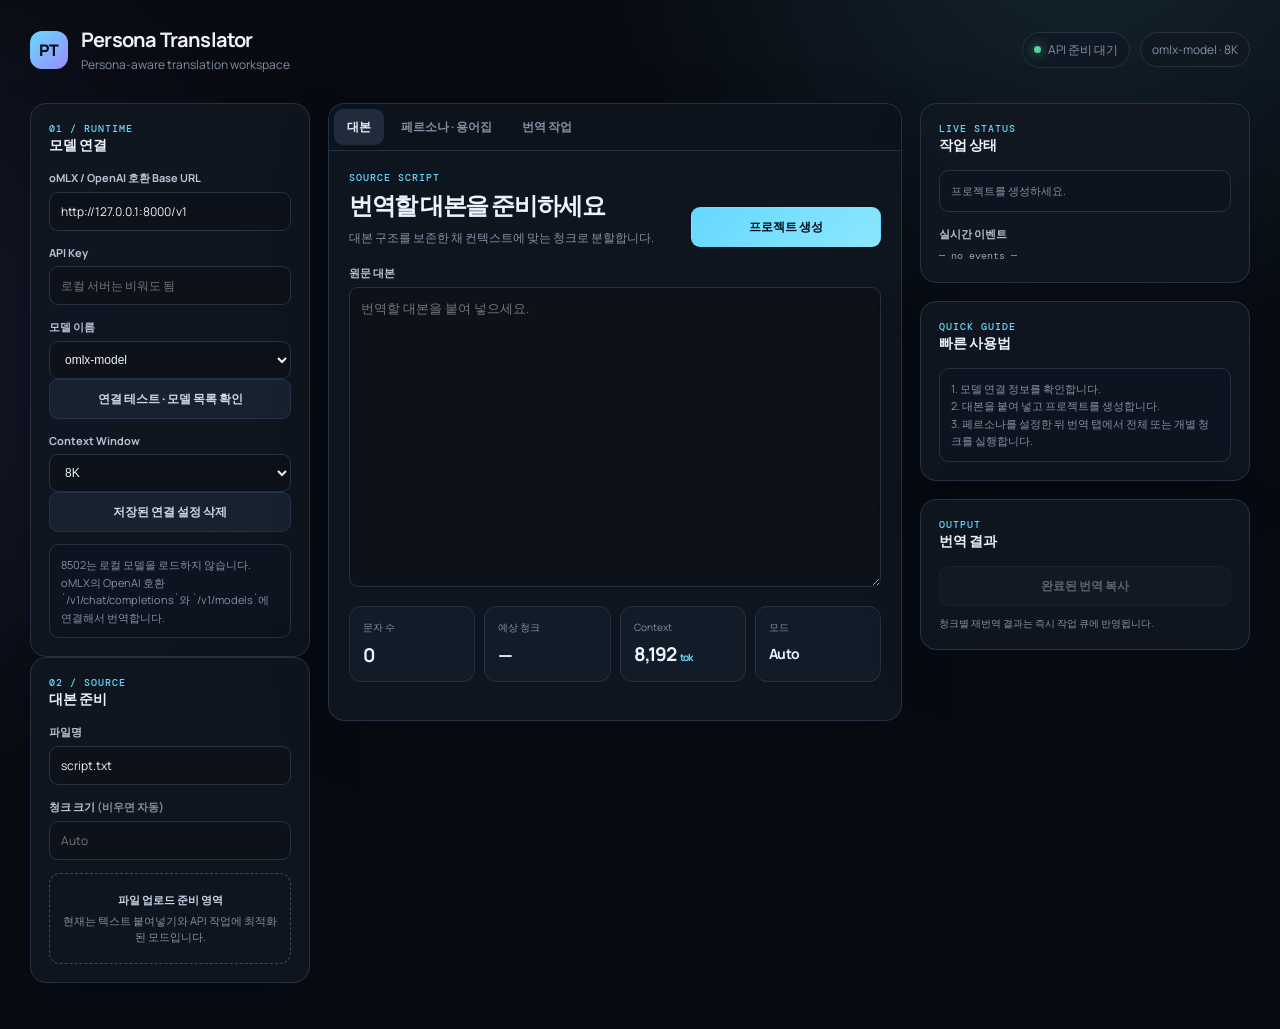
<file: web/index.html>
<!doctype html>
<html lang="ko">
<head>
  <meta charset="UTF-8">
  <meta name="viewport" content="width=device-width, initial-scale=1">
  <title>Persona Translator</title>
  <style>
    @import url("https://fonts.googleapis.com/css2?family=DM+Mono:wght@400;500&family=Manrope:wght@400;500;600;700;800&display=swap");
    :root {
      color-scheme: dark;
      --bg: #080b12; --panel: #111722; --panel-2: #161e2b; --line: #263244;
      --muted: #8290a5; --text: #edf3fb; --cyan: #65d8ff; --violet: #9d8cff;
      --green: #54d39b; --amber: #f4bd67; --red: #ff7777;
      font-family: Manrope, -apple-system, BlinkMacSystemFont, "Segoe UI", sans-serif;
    }
    * { box-sizing: border-box; }
    body { margin: 0; min-width: 320px; color: var(--text); background:
      radial-gradient(circle at 85% -10%, rgba(101,216,255,.13), transparent 30rem),
      radial-gradient(circle at -10% 35%, rgba(157,140,255,.10), transparent 28rem), var(--bg); }
    button, input, textarea { font: inherit; }
    button { cursor: pointer; }
    .shell { max-width: 1600px; margin: 0 auto; padding: 26px 30px 46px; }
    .topbar { display:flex; align-items:center; justify-content:space-between; gap:20px; margin-bottom:30px; }
    .brand { display:flex; align-items:center; gap:13px; }
    .brand-mark { width:38px; height:38px; display:grid; place-items:center; border-radius:12px;
      color:#061018; background:linear-gradient(135deg,var(--cyan),var(--violet)); font-weight:800; }
    .brand h1 { font-size:20px; margin:0; letter-spacing:-.04em; }
    .brand p { margin:3px 0 0; color:var(--muted); font-size:12px; }
    .top-actions { display:flex; align-items:center; gap:10px; }
    .pill { display:inline-flex; align-items:center; gap:7px; padding:8px 11px; border:1px solid var(--line);
      border-radius:999px; color:var(--muted); font-size:12px; background:rgba(17,23,34,.75); }
    .dot { width:7px; height:7px; border-radius:50%; background:var(--green); box-shadow:0 0 12px var(--green); }
    .layout { display:grid; grid-template-columns: 280px minmax(0,1fr) 330px; gap:18px; align-items:start; }
    .panel { border:1px solid var(--line); border-radius:16px; background:rgba(17,23,34,.88);
      box-shadow:0 18px 60px rgba(0,0,0,.16); }
    .panel-pad { padding:18px; }
    .section-title { display:flex; align-items:center; justify-content:space-between; gap:10px; margin-bottom:15px; }
    .section-title h2 { margin:0; font-size:14px; letter-spacing:-.02em; }
    .eyebrow { color:var(--cyan); font:500 10px "DM Mono",monospace; text-transform:uppercase; letter-spacing:.1em; }
    .muted { color:var(--muted); }
    label { display:block; margin:14px 0 6px; color:#b8c4d5; font-size:11px; font-weight:700; }
    input, select, textarea { width:100%; color:var(--text); background:#0c111a; border:1px solid var(--line); border-radius:9px;
      outline:none; padding:10px 11px; font-size:12px; transition:border .15s, box-shadow .15s; }
    input:focus, select:focus, textarea:focus { border-color:rgba(101,216,255,.7); box-shadow:0 0 0 3px rgba(101,216,255,.1); }
    textarea { resize:vertical; line-height:1.55; }
    .script-input { min-height:300px; font-size:13px; }
    .persona-input { min-height:76px; }
    .row { display:grid; grid-template-columns:1fr 1fr; gap:9px; }
    .btn { width:100%; border:1px solid transparent; border-radius:9px; padding:10px 12px; font-weight:800; font-size:12px;
      color:#061018; background:linear-gradient(135deg,var(--cyan),#8de8ff); }
    .btn:hover { filter:brightness(1.08); } .btn:disabled { opacity:.4; cursor:not-allowed; filter:none; }
    .btn.ghost { color:#cbd7e7; border-color:var(--line); background:#182130; }
    .btn.violet { color:#fff; background:linear-gradient(135deg,#7467e7,var(--violet)); }
    .btn.danger { color:#fff; background:rgba(255,119,119,.15); border-color:rgba(255,119,119,.3); }
    .stack > * + * { margin-top:9px; }
    .tabs { display:flex; gap:4px; padding:5px; border-bottom:1px solid var(--line); background:#0d131d; border-radius:16px 16px 0 0; }
    .tab { border:0; border-radius:9px; padding:9px 13px; color:var(--muted); background:transparent; font-size:12px; font-weight:700; }
    .tab.active { color:var(--text); background:#202b3c; }
    .view { display:none; padding:20px; } .view.active { display:block; }
    .hero { display:flex; align-items:flex-end; justify-content:space-between; gap:18px; margin-bottom:18px; }
    .hero h2 { margin:4px 0 7px; font-size:24px; letter-spacing:-.06em; }
    .hero p { margin:0; color:var(--muted); font-size:12px; }
    .hero-actions { display:flex; gap:8px; min-width:190px; }
    .metrics { display:grid; grid-template-columns:repeat(4,1fr); gap:9px; margin-bottom:18px; }
    .metric { padding:13px; border:1px solid var(--line); border-radius:12px; background:#121b28; }
    .metric span { display:block; color:var(--muted); font-size:10px; margin-bottom:7px; }
    .metric strong { font-size:19px; letter-spacing:-.04em; }
    .metric em { color:var(--cyan); font-style:normal; font-size:10px; margin-left:3px; }
    .workspace { border:1px solid var(--line); border-radius:13px; overflow:hidden; background:#0b111a; }
    .workspace-head { display:flex; justify-content:space-between; align-items:center; padding:12px 14px; border-bottom:1px solid var(--line); }
    .workspace-head strong { font-size:12px; } .workspace-head span { color:var(--muted); font-size:11px; }
    .chunk-list { max-height:610px; overflow:auto; padding:10px; }
    .chunk { border:1px solid #263244; border-radius:11px; margin:8px 0; background:#111925; }
    .chunk.active { border-color:rgba(101,216,255,.65); box-shadow:0 0 0 1px rgba(101,216,255,.1); }
    .chunk-head { display:flex; align-items:center; justify-content:space-between; gap:9px; padding:10px 11px; border-bottom:1px solid #222d3e; }
    .chunk-label { display:flex; align-items:center; gap:8px; font-size:11px; font-weight:800; }
    .chunk-index { display:grid; place-items:center; width:23px; height:23px; border-radius:7px; color:#a9dff1; background:#183343; font:500 10px "DM Mono",monospace; }
    .chunk-status { color:var(--muted); font-size:10px; }
    .chunk-body { display:grid; grid-template-columns:1fr 1fr; gap:10px; padding:11px; }
    .chunk-col { min-width:0; } .chunk-col small { display:block; margin-bottom:6px; color:var(--muted); font-size:10px; }
    pre { margin:0; white-space:pre-wrap; word-break:break-word; color:#c7d2e2; font:400 11px/1.6 "DM Mono",monospace; }
    .translated { color:#f2f6fb; } .empty { color:#566579; font-style:italic; }
    .chunk-footer { display:flex; justify-content:flex-end; padding:0 11px 11px; }
    .mini-btn { padding:7px 9px; border:1px solid var(--line); border-radius:7px; color:#cbd7e7; background:#1a2535; font-size:10px; font-weight:800; }
    .mini-btn:hover { border-color:var(--cyan); color:var(--cyan); } .mini-btn:disabled { opacity:.4; }
    .progress-wrap { height:5px; background:#1b2636; } .progress-bar { height:100%; width:0; background:linear-gradient(90deg,var(--cyan),var(--violet)); transition:width .2s; }
    .term-row { display:grid; grid-template-columns:1fr 1fr 28px; gap:6px; margin-bottom:7px; }
    .remove-term { border:1px solid var(--line); border-radius:7px; color:var(--muted); background:#172131; }
    .info-box { padding:11px; border:1px solid #263244; border-radius:10px; color:var(--muted); font-size:11px; line-height:1.6; background:#0d141f; }
    .drop { border:1px dashed #3a4b63; border-radius:11px; padding:18px 12px; text-align:center; color:var(--muted); font-size:11px; }
    .drop strong { display:block; color:#c6d5e7; margin-bottom:5px; }
    .right-section + .right-section { border-top:1px solid var(--line); margin-top:18px; padding-top:18px; }
    .log { max-height:160px; overflow:auto; font:400 10px/1.6 "DM Mono",monospace; color:#90a2b8; }
    .toast { position:fixed; right:22px; bottom:22px; max-width:320px; padding:12px 14px; border:1px solid var(--line);
      border-radius:10px; background:#172131; box-shadow:0 15px 45px #0008; font-size:12px; opacity:0; transform:translateY(8px); pointer-events:none; transition:.2s; }
    .toast.show { opacity:1; transform:none; }
    @media (max-width:1200px) { .layout { grid-template-columns:250px minmax(0,1fr); } .right-rail { grid-column:1 / -1; display:grid; grid-template-columns:repeat(3,1fr); gap:18px; } }
    @media (max-width:760px) { .shell { padding:16px 12px 30px; } .topbar,.hero { align-items:flex-start; flex-direction:column; } .layout,.right-rail { display:block; } .panel { margin-bottom:14px; } .metrics { grid-template-columns:1fr 1fr; } .chunk-body { grid-template-columns:1fr; } .hero-actions { width:100%; } }
  </style>
</head>
<body>
<div class="shell">
  <header class="topbar">
    <div class="brand"><div class="brand-mark">PT</div><div><h1>Persona Translator</h1><p>Persona-aware translation workspace</p></div></div>
    <div class="top-actions"><span class="pill"><i class="dot"></i><span id="connection">API 준비 대기</span></span><span class="pill" id="modelPill">omlx-model · 8K</span></div>
  </header>
  <div class="layout">
    <aside class="left-rail">
      <div class="panel panel-pad">
        <div class="section-title"><div><div class="eyebrow">01 / runtime</div><h2>모델 연결</h2></div></div>
        <label>oMLX / OpenAI 호환 Base URL</label><input id="baseUrl" value="http://127.0.0.1:8000/v1">
        <label>API Key</label><input id="apiKey" type="password" placeholder="로컬 서버는 비워도 됨">
        <label>모델 이름</label><select id="modelName"><option value="omlx-model">omlx-model</option></select>
        <button class="btn ghost" id="testConnection">연결 테스트 · 모델 목록 확인</button>
        <label>Context Window</label><select id="context"><option value="4096">4K</option><option value="8192" selected>8K</option><option value="16384">16K</option><option value="32768">32K</option><option value="65536">64K</option><option value="131072">128K</option></select>
        <button class="btn ghost" id="clearSettings">저장된 연결 설정 삭제</button>
        <div class="info-box" style="margin-top:12px">8502는 로컬 모델을 로드하지 않습니다. oMLX의 OpenAI 호환 `/v1/chat/completions`와 `/v1/models`에 연결해서 번역합니다.</div>
      </div>
      <div class="panel panel-pad">
        <div class="section-title"><div><div class="eyebrow">02 / source</div><h2>대본 준비</h2></div></div>
        <label>파일명</label><input id="fileName" value="script.txt">
        <label>청크 크기 <span class="muted">(비우면 자동)</span></label><input id="chunkSize" type="number" min="300" max="1800" placeholder="Auto">
        <div class="drop" style="margin-top:13px"><strong>파일 업로드 준비 영역</strong>현재는 텍스트 붙여넣기와 API 작업에 최적화된 모드입니다.</div>
      </div>
    </aside>
    <main class="panel">
      <nav class="tabs">
        <button class="tab active" data-tab="script">대본</button><button class="tab" data-tab="persona">페르소나 · 용어집</button><button class="tab" data-tab="translate">번역 작업</button>
      </nav>
      <section class="view active" id="view-script">
        <div class="hero"><div><div class="eyebrow">SOURCE SCRIPT</div><h2>번역할 대본을 준비하세요</h2><p>대본 구조를 보존한 채 컨텍스트에 맞는 청크로 분할합니다.</p></div><div class="hero-actions"><button class="btn" id="create">프로젝트 생성</button></div></div>
        <label>원문 대본</label><textarea id="script" class="script-input" placeholder="번역할 대본을 붙여 넣으세요."></textarea>
        <div class="metrics" style="margin-top:14px"><div class="metric"><span>문자 수</span><strong id="scriptChars">0</strong></div><div class="metric"><span>예상 청크</span><strong id="scriptChunks">—</strong></div><div class="metric"><span>Context</span><strong id="scriptContext">8,192<em>tok</em></strong></div><div class="metric"><span>모드</span><strong style="font-size:14px">Auto</strong></div></div>
      </section>
      <section class="view" id="view-persona">
        <div class="hero"><div><div class="eyebrow">TRANSLATION PROFILE</div><h2>전체 대본에서 번역 성격 추출</h2><p>LLM이 청크를 나누기 전에 대본 전체를 읽고 말투, 관계, 상황, 호칭 규칙을 자동으로 설계합니다.</p></div><div class="hero-actions"><button class="btn violet" id="analyzePersona" disabled>전체 대본 분석</button><button class="btn ghost" id="applyProfile">직접 프로필 적용</button></div></div>
        <div class="row"><div><label>어조 및 말투</label><input id="tone" placeholder="예: 다정하고 낮은 속삭임"></div><div><label>화자 · 청자 관계</label><input id="relationship" placeholder="예: 연인, 선생님과 학생"></div></div>
        <label>배경 상황 및 스토리 맥락</label><textarea id="situation" class="persona-input" placeholder="번역에서 유지해야 하는 상황 맥락을 적어 주세요."></textarea>
        <label>어조 규칙 <span class="muted">(줄바꿈으로 구분)</span></label><textarea id="keyRules" class="persona-input" placeholder="호칭은 일관되게 유지&#10;지시문은 자연스러운 한국어로 번역"></textarea>
        <label>용어집</label><div id="terms"></div><button class="btn ghost" id="addTerm">+ 용어 추가</button>
      </section>
      <section class="view" id="view-translate">
        <div class="hero"><div><div class="eyebrow">TRANSLATION RUN</div><h2>청크 단위 번역 작업</h2><p id="runCaption">프로젝트를 생성하면 번역 작업을 시작할 수 있습니다.</p></div><div class="hero-actions"><button class="btn" id="translate" disabled>전체 번역 시작</button><button class="btn danger" id="cancel" disabled>중지</button></div></div>
        <div class="metrics"><div class="metric"><span>전체 청크</span><strong id="totalChunks">—</strong></div><div class="metric"><span>완료</span><strong id="doneChunks">0</strong></div><div class="metric"><span>진행률</span><strong id="progressPct">0<em>%</em></strong></div><div class="metric"><span>현재 상태</span><strong id="runState" style="font-size:14px">대기</strong></div></div>
        <div class="workspace"><div class="workspace-head"><strong>번역 큐</strong><span id="queueHint">청크가 생성되면 여기에 표시됩니다.</span></div><div class="progress-wrap"><div class="progress-bar" id="progressBar"></div></div><div class="chunk-list" id="chunks"><div class="info-box">대본 탭에서 프로젝트를 생성하세요.</div></div></div>
      </section>
    </main>
    <aside class="right-rail">
      <div class="panel panel-pad right-section">
        <div class="section-title"><div><div class="eyebrow">LIVE STATUS</div><h2>작업 상태</h2></div></div>
        <div class="info-box" id="status">프로젝트를 생성하세요.</div>
        <div style="margin-top:12px"><label>실시간 이벤트</label><div class="log" id="log">— no events —</div></div>
      </div>
      <div class="panel panel-pad right-section">
        <div class="section-title"><div><div class="eyebrow">QUICK GUIDE</div><h2>빠른 사용법</h2></div></div>
        <div class="info-box">1. 모델 연결 정보를 확인합니다.<br>2. 대본을 붙여 넣고 프로젝트를 생성합니다.<br>3. 페르소나를 설정한 뒤 번역 탭에서 전체 또는 개별 청크를 실행합니다.</div>
      </div>
      <div class="panel panel-pad right-section">
        <div class="section-title"><div><div class="eyebrow">OUTPUT</div><h2>번역 결과</h2></div></div>
        <button class="btn ghost" id="copyAll" disabled>완료된 번역 복사</button>
        <div class="muted" style="font-size:10px;margin-top:10px">청크별 재번역 결과는 즉시 작업 큐에 반영됩니다.</div>
      </div>
    </aside>
  </div>
</div>
<div class="toast" id="toast"></div>
<script>
let project = null, eventSource = null;
const $ = id => document.getElementById(id);
const esc = s => String(s || '').replace(/[&<>"']/g, c => ({'&':'&amp;','<':'&lt;','>':'&gt;','"':'&quot;',"'":'&#039;'}[c]));
const toast = text => { const el=$('toast'); el.textContent=text; el.classList.add('show'); setTimeout(()=>el.classList.remove('show'),2600); };
const setStatus = text => $('status').textContent = text;
const SETTINGS_KEY = 'persona-translator.runtime-settings.v1';
const settingIds = ['baseUrl','apiKey','modelName','context','fileName','chunkSize'];
function saveSettings() {
  const values = {};
  settingIds.forEach(id => { values[id] = $(id).value; });
  localStorage.setItem(SETTINGS_KEY, JSON.stringify(values));
}
function loadSettings() {
  try {
    const values = JSON.parse(localStorage.getItem(SETTINGS_KEY) || '{}');
    settingIds.forEach(id => {
      if (typeof values[id] === 'string') {
        if (id === 'modelName' && !Array.from($(id).options).some(option => option.value === values[id])) {
          $(id).add(new Option(values[id], values[id]));
        }
        $(id).value = values[id];
      }
    });
  } catch (_) {
    localStorage.removeItem(SETTINGS_KEY);
  }
}
function clearSettings() {
  localStorage.removeItem(SETTINGS_KEY);
  $('baseUrl').value = 'http://127.0.0.1:8000/v1';
  $('apiKey').value = '';
  $('modelName').value = 'omlx-model';
  $('context').value = '8192';
  $('fileName').value = 'script.txt';
  $('chunkSize').value = '';
  updateDraftMetrics();
  toast('저장된 연결 설정을 삭제했습니다.');
}
function termsToObject() { const result={}; document.querySelectorAll('.term-row').forEach(row => { const a=row.querySelector('.term-source').value.trim(), b=row.querySelector('.term-target').value.trim(); if(a&&b) result[a]=b; }); return result; }
function addTerm(source='', target='') { const row=document.createElement('div'); row.className='term-row'; row.innerHTML=`<input class="term-source" placeholder="원어" value="${esc(source)}"><input class="term-target" placeholder="고정 번역어" value="${esc(target)}"><button class="remove-term" title="삭제">×</button>`; row.querySelector('button').onclick=()=>row.remove(); $('terms').appendChild(row); }
function updateDraftMetrics() { $('scriptChars').textContent=Number($('script').value.length).toLocaleString(); $('scriptContext').innerHTML=`${Number($('context').value||8192).toLocaleString()}<em>tok</em>`; $('modelPill').textContent=`${$('modelName').value||'model'} · ${Math.round(($('context').value||8192)/1024)}K`; }
function setModelOptions(models, selected='') {
  const values = [...new Set([...(models || []), selected].filter(Boolean))];
  const select = $('modelName');
  const current = selected || select.value;
  select.innerHTML = '';
  (values.length ? values : ['omlx-model']).forEach(model => select.add(new Option(model, model)));
  if (current && !values.includes(current)) select.add(new Option(current, current));
  select.value = current || select.options[0].value;
}
function renderChunks() {
  if(!project) return;
  const done=project.translations.filter(x=>x&&x.trim()).length, total=project.chunks.length, pct=total?Math.round(done/total*100):0;
  $('totalChunks').textContent=total; $('doneChunks').textContent=done; $('progressPct').innerHTML=`${pct}<em>%</em>`; $('progressBar').style.width=`${pct}%`; $('scriptChunks').textContent=total; $('queueHint').textContent=`${done} / ${total} 완료`;
  $('chunks').innerHTML=project.chunks.map((chunk,i)=>`<article class="chunk" id="chunk-${i}"><div class="chunk-head"><div class="chunk-label"><span class="chunk-index">${String(i+1).padStart(2,'0')}</span><span>번역 단위 ${i+1}</span></div><span class="chunk-status">${project.translations[i]?'완료':'대기'}</span></div><div class="chunk-body"><div class="chunk-col"><small>ORIGINAL</small><pre>${esc(chunk)}</pre></div><div class="chunk-col"><small>TRANSLATION</small><pre class="translated" id="translation-${i}">${esc(project.translations[i]||'번역 결과가 아직 없습니다.')}</pre></div></div><div class="chunk-footer"><button class="mini-btn" onclick="retranslate(${i})" ${project.running?'disabled':''}>${project.translations[i]?'부분 재번역':'부분 번역'}</button></div></article>`).join('');
}
async function createProject() {
  const body={script:$('script').value,file_name:$('fileName').value,base_url:$('baseUrl').value,api_key:$('apiKey').value,model_name:$('modelName').value,context_window:Number($('context').value||8192),chunk_size:$('chunkSize').value?Number($('chunkSize').value):null,persona:{tone:$('tone').value,relationship:$('relationship').value,situation:$('situation').value,key_rules:$('keyRules').value.split('\n').map(x=>x.trim()).filter(Boolean)},glossary:termsToObject()};
  if(!body.script.trim()) return toast('대본을 먼저 입력해 주세요.');
  const res=await fetch('/api/projects',{method:'POST',headers:{'Content-Type':'application/json'},body:JSON.stringify(body)});
  if(!res.ok) return toast((await res.json()).detail||'프로젝트 생성 실패');
  project=await res.json(); project.running=false; $('translate').disabled=false; $('analyzePersona').disabled=false; $('copyAll').disabled=false; $('connection').textContent='프로젝트 준비 완료'; $('runCaption').textContent=`${project.chunks.length}개 청크 · 전체 대본 페르소나 분석 대기`; setStatus('먼저 전체 대본 분석을 실행하세요.'); renderChunks(); switchTab('persona'); toast('프로젝트가 생성되었습니다. 전체 대본 분석을 시작하세요.');
}
async function testConnection() {
  const res=await fetch('/api/connection/test',{method:'POST',headers:{'Content-Type':'application/json'},body:JSON.stringify({base_url:$('baseUrl').value,api_key:$('apiKey').value,model_name:$('modelName').value})});
  const data=await res.json();
  if(!res.ok)return toast(data.detail||'연결 테스트 실패');
  setModelOptions(data.models, data.model_name);
  if(data.context_window){$('context').value=String(data.context_window); toast(`연결 성공 · Context ${Number(data.context_window).toLocaleString()} 토큰`);}
  saveSettings();
  $('connection').textContent=`oMLX 연결됨 · ${data.models.length||1}개 모델`;
  toast(data.models.length?`연결 성공 · ${data.models.join(', ')}`:'연결 성공 · 모델 목록 응답 없음');
  updateDraftMetrics();
}
function switchTab(name) { document.querySelectorAll('.tab').forEach(x=>x.classList.toggle('active',x.dataset.tab===name)); document.querySelectorAll('.view').forEach(x=>x.classList.toggle('active',x.id===`view-${name}`)); }
async function start(path) { if(!project)return; const res=await fetch(`/api/projects/${project.id}/${path}`,{method:'POST'}); if(!res.ok)return toast((await res.json()).detail||'요청 실패'); project.running=true; $('translate').disabled=true; $('cancel').disabled=false; $('runState').textContent='실행 중'; renderChunks(); subscribe(); }
async function analyzePersona() { if(!project)return toast('먼저 프로젝트를 생성해 주세요.'); const res=await fetch(`/api/projects/${project.id}/analyze-persona`,{method:'POST'}); if(!res.ok)return toast((await res.json()).detail||'페르소나 분석 요청 실패'); project.running=true; $('analyzePersona').disabled=true; $('translate').disabled=true; $('runState').textContent='전체 대본 분석 중'; setStatus('LLM이 대본 전체를 읽고 번역 규칙을 추출하고 있습니다.'); subscribe(); }
function subscribe() { if(eventSource)eventSource.close(); eventSource=new EventSource(`/api/projects/${project.id}/events`); eventSource.onmessage=e=>{ const ev=JSON.parse(e.data); const line=`[${new Date().toLocaleTimeString()}] ${ev.type}${ev.index!==undefined?' · chunk '+(ev.index+1):''}`; $('log').textContent=line+'\n'+$('log').textContent; if(ev.type==='persona_analysis_started'){setStatus('전체 대본 분석 중...');} else if(ev.type==='persona_analysis_completed'){project.persona=ev.persona; fillPersona(ev.persona); $('translate').disabled=false; $('analyzePersona').disabled=false; $('runCaption').textContent=`${project.chunks.length}개 청크 · 자동 페르소나 적용 완료`; setStatus('전체 대본 분석 완료. 이제 번역을 시작할 수 있습니다.'); project.running=false; $('cancel').disabled=true; $('runState').textContent='분석 완료';} else if(ev.type==='chunk_progress'){const t=$(`translation-${ev.index}`);if(t)t.textContent=ev.text||'';const c=$(`chunk-${ev.index}`);if(c)c.classList.add('active');} else if(ev.type==='chunk_done'){project.translations[ev.index]=ev.text;renderChunks();} else if(ev.type==='completed'||ev.type==='cancelled'){project.running=false;$('translate').disabled=false;$('analyzePersona').disabled=false;$('cancel').disabled=true;$('runState').textContent=ev.type==='cancelled'?'중지':'완료';setStatus(ev.type==='cancelled'?'번역이 중지되었습니다.':'번역이 완료되었습니다.');renderChunks();eventSource.close();} else if(ev.type==='error'){project.running=false;$('translate').disabled=false;$('analyzePersona').disabled=false;$('cancel').disabled=true;$('runState').textContent='오류';setStatus('오류: '+ev.message);eventSource.close();} }; }
function fillPersona(p) { $('tone').value=p.tone||''; $('relationship').value=p.relationship||''; $('situation').value=p.situation||''; $('keyRules').value=(p.key_rules||[]).join('\n'); }
async function retranslate(i) { await start(`chunks/${i}/translate`); }
async function applyProfile() {
  if (!project) return toast('먼저 프로젝트를 생성해 주세요.');
  const body={persona:{tone:$('tone').value,relationship:$('relationship').value,situation:$('situation').value,key_rules:$('keyRules').value.split('\n').map(x=>x.trim()).filter(Boolean)},glossary:termsToObject()};
  const res=await fetch(`/api/projects/${project.id}`,{method:'PATCH',headers:{'Content-Type':'application/json'},body:JSON.stringify(body)});
  if(!res.ok)return toast((await res.json()).detail||'프로필 저장 실패');
  project=await res.json(); toast('수동 페르소나와 용어집을 저장했습니다.'); switchTab('translate');
}
loadSettings();
settingIds.forEach(id => $(id).addEventListener('input', () => { saveSettings(); updateDraftMetrics(); }));
$('script').oninput=updateDraftMetrics; $('create').onclick=createProject; $('testConnection').onclick=testConnection; $('clearSettings').onclick=clearSettings; $('analyzePersona').onclick=analyzePersona; $('translate').onclick=()=>start('translate'); $('cancel').onclick=async()=>{await fetch(`/api/projects/${project.id}/cancel`,{method:'POST'});setStatus('중지 요청을 전송했습니다.');}; $('addTerm').onclick=()=>addTerm(); $('applyProfile').onclick=applyProfile; $('copyAll').onclick=()=>{if(project)navigator.clipboard.writeText(project.translations.filter(Boolean).join('\n\n')).then(()=>toast('완료된 번역을 복사했습니다.'));}; document.querySelectorAll('.tab').forEach(x=>x.onclick=()=>switchTab(x.dataset.tab)); addTerm(); updateDraftMetrics();
</script>
</body>
</html>
</file>
